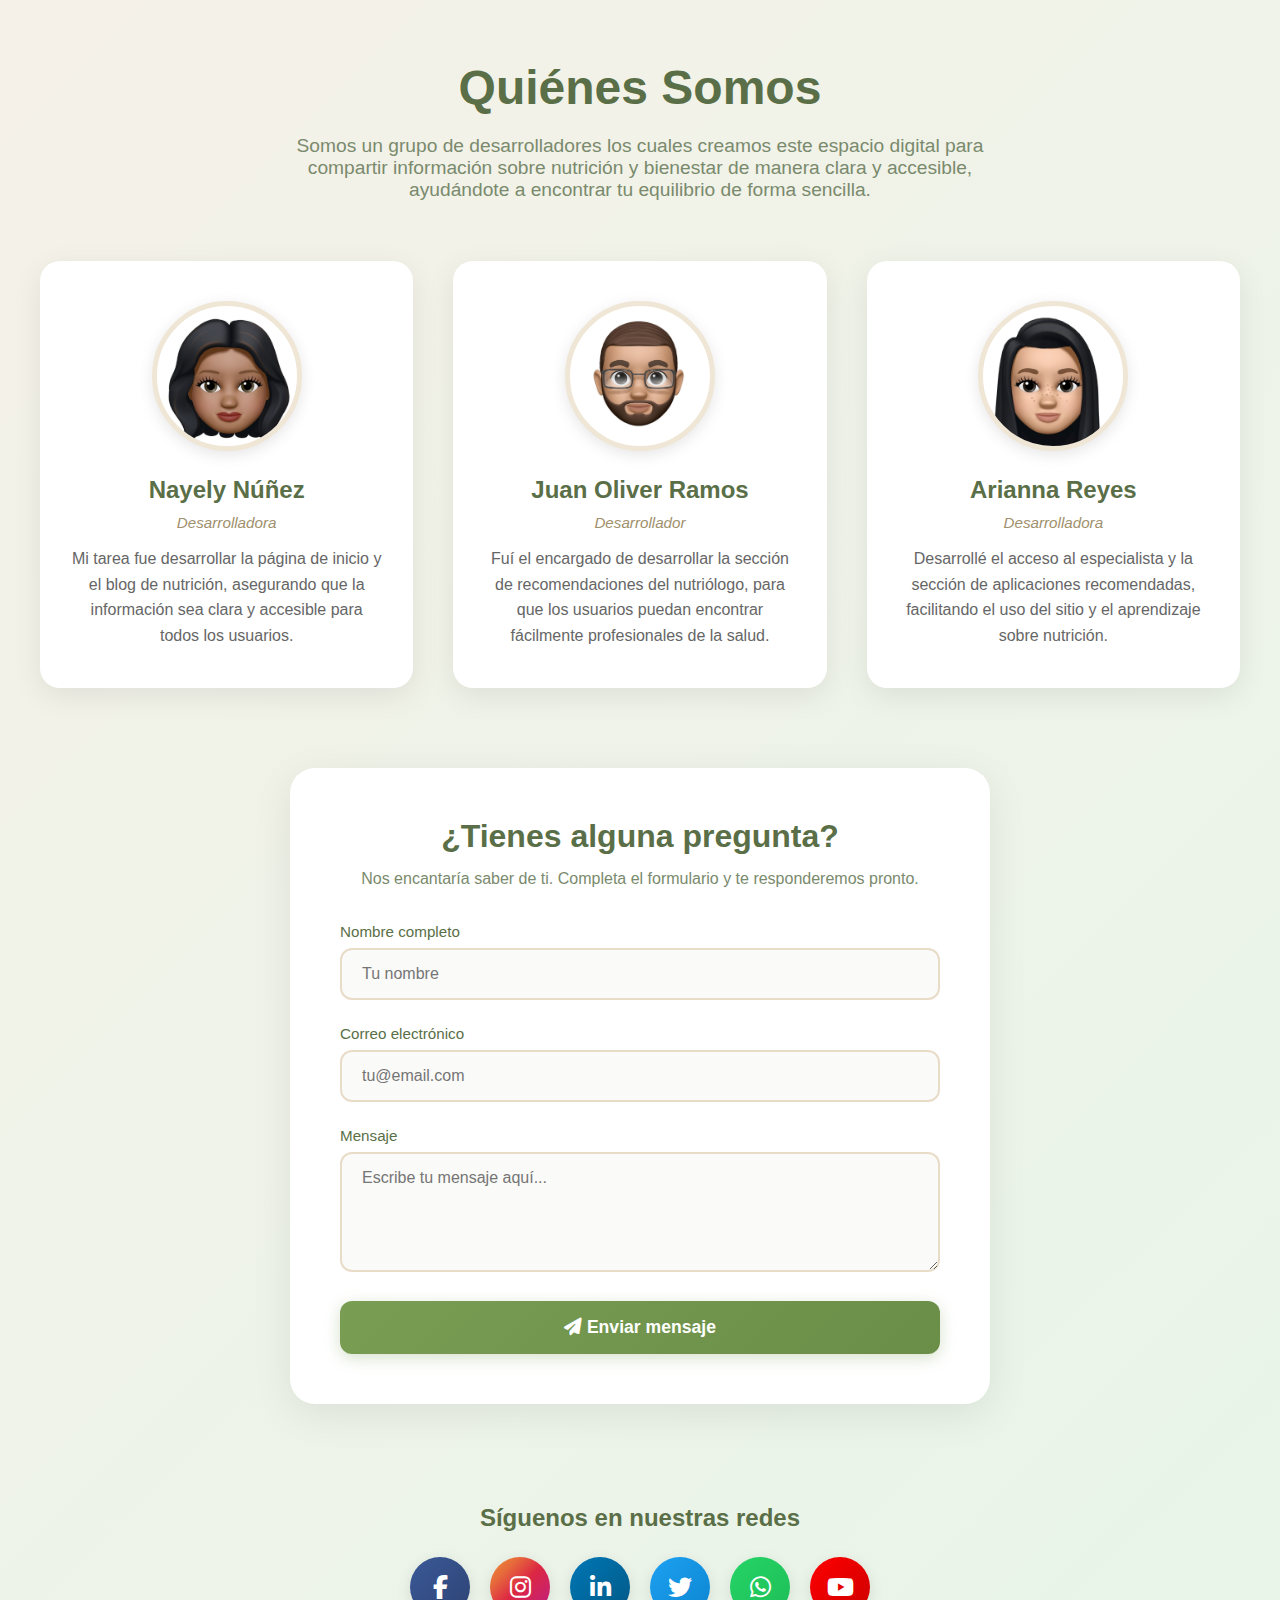
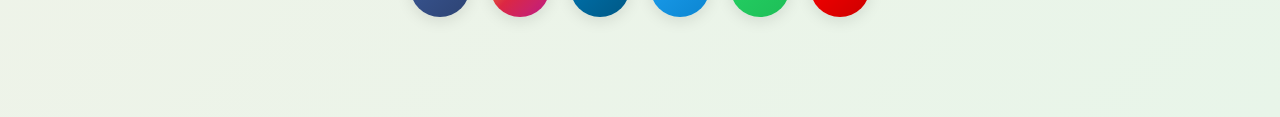
<file: conoceme.html>
<!DOCTYPE html>
<html lang="en">
<head>
    <meta charset="UTF-8">
    <meta name="viewport" content="width=device-width, initial-scale=1.0">
    <title>Conóceme - Bite & Balance</title>
    <link rel="stylesheet" href="https://cdnjs.cloudflare.com/ajax/libs/font-awesome/6.4.0/css/all.min.css">
    <link rel="stylesheet" href="styleco.css">
    <link rel="shortcut icon" href="IMAGENES/logo22.png" type="image/x-icon">
</head>
<body>
  

    <section class="conoceme-section" id="conoceme">
        <!-- Section Header -->
        <h1 class="section-title">Quiénes Somos</h1>
        <p class="section-subtitle">
            Somos un grupo de desarrolladores los cuales creamos este espacio digital para compartir información 
            sobre nutrición y bienestar de manera clara y accesible,
            ayudándote a encontrar tu equilibrio de forma sencilla.
        </p>
          

        <!-- Team Members -->
        <div class="team-container">
            <div class="team-card">
                <div class="profile-photo photo-1"></div>
                <h3 class="team-name">Nayely Núñez</h3>
                <p class="team-role">Desarrolladora</p>
                <p class="team-description">
                    Mi tarea fue desarrollar la página de inicio y el blog de nutrición, 
                    asegurando que la información sea clara y accesible para todos los usuarios.
                </p>
            </div>

            <div class="team-card">
                <div class="profile-photo photo-2"></div>
                <h3 class="team-name">Juan Oliver Ramos</h3>
                <p class="team-role">Desarrollador</p>
                <p class="team-description">
                    Fuí el encargado de desarrollar la sección de recomendaciones del nutriólogo,
                     para que los usuarios puedan encontrar fácilmente profesionales de la salud.
                </p>
            </div>

            <div class="team-card">
                <div class="profile-photo photo-3"></div>
                <h3 class="team-name">Arianna Reyes</h3>
                <p class="team-role">Desarrolladora</p>
                <p class="team-description">
                    Desarrollé el acceso al especialista y la sección de aplicaciones recomendadas, 
                    facilitando el uso del sitio y el aprendizaje sobre nutrición.
                </p>
            </div>
        </div>

        <!-- Contact Form -->
        <div class="contact-section">
            <h2 class="form-title">¿Tienes alguna pregunta?</h2>
            <p class="form-subtitle">Nos encantaría saber de ti. Completa el formulario y te responderemos pronto.</p>
            
            <form id="contactForm">
                <div class="form-group">
                    <label for="nombre">Nombre completo</label>
                    <input type="text" id="nombre" name="nombre" placeholder="Tu nombre" required>
                </div>

                <div class="form-group">
                    <label for="correo">Correo electrónico</label>
                    <input type="email" id="correo" name="correo" placeholder="tu@email.com" required>
                </div>

                <div class="form-group">
                    <label for="mensaje">Mensaje</label>
                    <textarea id="mensaje" name="mensaje" placeholder="Escribe tu mensaje aquí..." required></textarea>
                </div>

                <button type="submit" class="submit-button">
                    <i class="fas fa-paper-plane"></i> Enviar mensaje
                </button>
            </form>
        </div>

        <!-- Social Media -->
        <div class="social-section">
            <h3 class="social-title">Síguenos en nuestras redes</h3>
            <div class="social-icons">
                <a href="https://facebook.com" target="_blank" class="social-icon social-facebook" title="Facebook">
                    <i class="fab fa-facebook-f"></i>
                </a>
                <a href="https://www.instagram.com/nayely.nunezz/" target="_blank" class="social-icon social-instagram" title="Instagram">
                    <i class="fab fa-instagram"></i>
                </a>
                <a href="https://linkedin.com" target="_blank" class="social-icon social-linkedin" title="LinkedIn">
                    <i class="fab fa-linkedin-in"></i>
                </a>
                <a href="https://twitter.com" target="_blank" class="social-icon social-twitter" title="Twitter">
                    <i class="fab fa-twitter"></i>
                </a>
                <a href="https://wa.me/+18293495113" target="_blank" class="social-icon social-whatsapp" title="WhatsApp">
                    <i class="fab fa-whatsapp"></i>
                </a>
                <a href="https://youtube.com" target="_blank" class="social-icon social-youtube" title="YouTube">
                    <i class="fab fa-youtube"></i>
                </a>
            </div>
        </div>
    </section>
<script>
       
        document.getElementById('contactForm').addEventListener('submit', function(e) {
            e.preventDefault();
            
            const formData = new FormData(this);
            const submitButton = this.querySelector('.submit-button');
            const originalText = submitButton.innerHTML;
            
            
            submitButton.innerHTML = '<i class="fas fa-spinner fa-spin"></i> Enviando...';
            submitButton.disabled = true;
            
            
            fetch('enviar_contacto.php', {
                method: 'POST',
                body: formData
            })
            .then(response => response.json())
            .then(data => {
                if (data.success) {
                    alert('¡Mensaje enviado con éxito! Te responderemos pronto.');
                    this.reset();
                } else {
                    alert('Error: ' + data.message);
                }
            })
            .catch(error => {
                alert('Hubo un error al enviar el mensaje. Por favor intenta de nuevo.');
                console.error('Error:', error);
            })
            .finally(() => {
                submitButton.innerHTML = originalText;
                submitButton.disabled = false;
            });
        });
    </script>
</body>
</html>
</file>
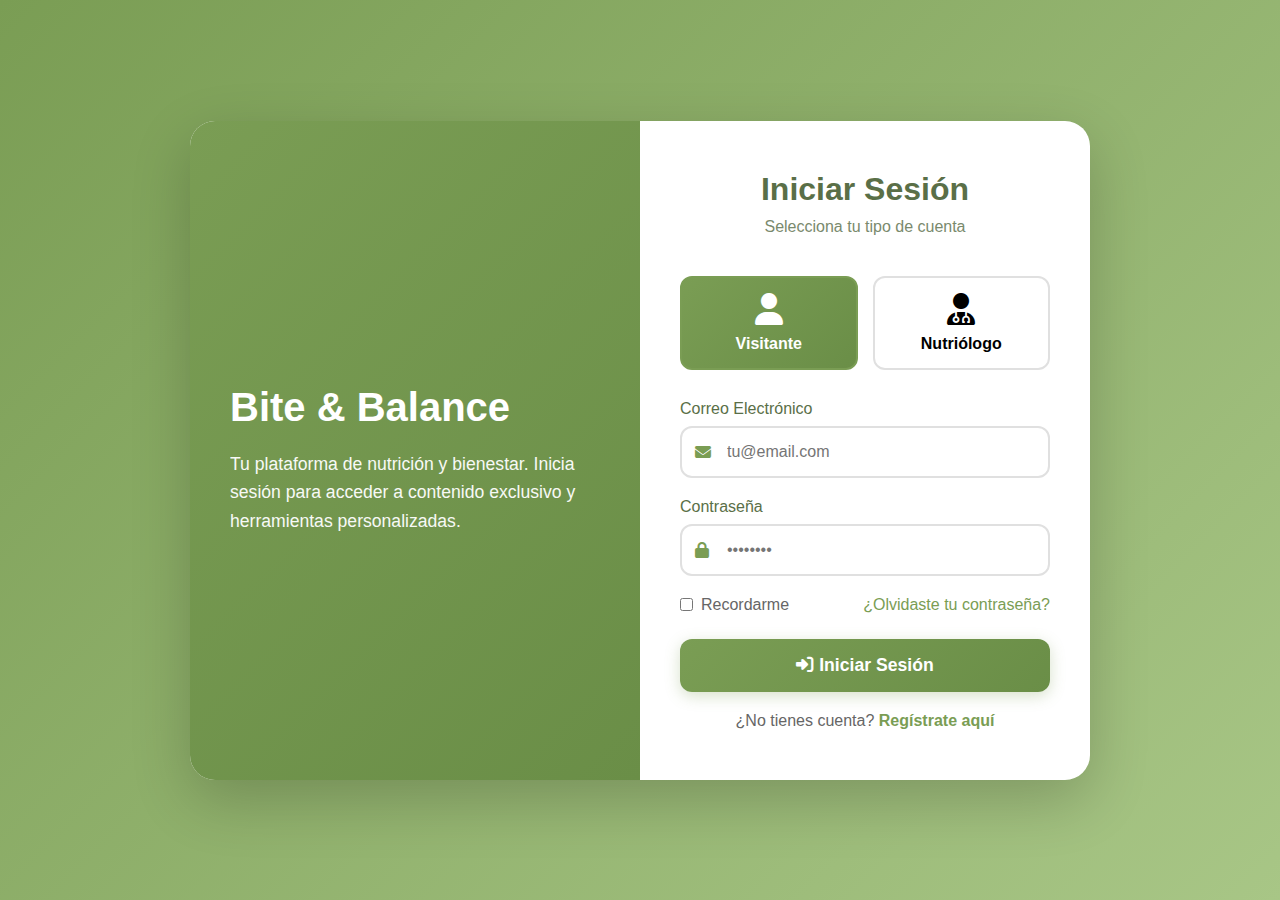
<file: BLOG/login.html>
<!DOCTYPE html>
<html lang="en">
<head>
    <meta charset="UTF-8">
    <meta name="viewport" content="width=device-width, initial-scale=1.0">
    <title>Iniciar Sesión - Bite & Balance</title>
    <link rel="stylesheet" href="https://cdnjs.cloudflare.com/ajax/libs/font-awesome/6.4.0/css/all.min.css">
    <link rel="stylesheet" href="estilo_login.css">
     <link rel="shortcut icon" href="IMAGENESb/logo22.png" type="image/x-icon">
</head>
<body>
     <div class="login-container">
        <div class="login-sidebar">
            <div class="logo"></div>
            <h1>Bite & Balance</h1>
            <p>Tu plataforma de nutrición y bienestar. Inicia sesión para acceder a contenido exclusivo y herramientas personalizadas.</p>
        </div>

        <div class="login-content">
            <div class="login-header">
                <h2>Iniciar Sesión</h2>
                <p>Selecciona tu tipo de cuenta</p>
            </div>

            <div id="errorMessage" class="error-message"></div>
            <div id="successMessage" class="success-message"></div>

            <form id="loginForm">
                <div class="user-type-selector">
                    <div class="user-type-btn active" data-type="visitante">
                        <i class="fas fa-user"></i>
                        <span>Visitante</span>
                    </div>
                    <div class="user-type-btn" data-type="nutriologo">
                        <i class="fas fa-user-md"></i>
                        <span>Nutriólogo</span>
                    </div>
                </div>

                <input type="hidden" id="userType" name="userType" value="visitante">

                <div class="form-group">
                    <label for="email">Correo Electrónico</label>
                    <div class="input-wrapper">
                        <i class="fas fa-envelope"></i>
                        <input type="email" id="email" name="email" placeholder="tu@email.com" required>
                    </div>
                </div>

                <div class="form-group">
                    <label for="password">Contraseña</label>
                    <div class="input-wrapper">
                        <i class="fas fa-lock"></i>
                        <input type="password" id="password" name="password" placeholder="••••••••" required>
                    </div>
                </div>

                <div class="remember-forgot">
                    <label>
                        <input type="checkbox" name="remember" id="remember">
                        Recordarme
                    </label>
                    <a href="#" id="forgotPassword">¿Olvidaste tu contraseña?</a>
                </div>

                <button type="submit" class="submit-btn">
                    <i class="fas fa-sign-in-alt"></i> Iniciar Sesión
                </button>

                <div class="register-link">
                    ¿No tienes cuenta? <a href="registro.html">Regístrate aquí</a>
                </div>
            </form>
        </div>
    </div>

    <script>
        
        const userTypeBtns = document.querySelectorAll('.user-type-btn');
        const userTypeInput = document.getElementById('userType');

        userTypeBtns.forEach(btn => {
            btn.addEventListener('click', () => {
                userTypeBtns.forEach(b => b.classList.remove('active'));
                btn.classList.add('active');
                userTypeInput.value = btn.dataset.type;
            });
        });

       
        const loginForm = document.getElementById('loginForm');
        const errorMessage = document.getElementById('errorMessage');
        const successMessage = document.getElementById('successMessage');

        loginForm.addEventListener('submit', async (e) => {
            e.preventDefault();

            errorMessage.style.display = 'none';
            successMessage.style.display = 'none';

            const formData = new FormData(loginForm);
            const submitBtn = loginForm.querySelector('.submit-btn');
            
            submitBtn.disabled = true;
            submitBtn.innerHTML = '<i class="fas fa-spinner fa-spin"></i> Iniciando...';

            try {
                const response = await fetch('procesar_login.php', {
                    method: 'POST',
                    body: formData
                });

                const data = await response.json();

                if (data.success) {
                    successMessage.textContent = '¡Inicio de sesión exitoso! Redirigiendo...';
                    successMessage.style.display = 'block';
                    
                    setTimeout(() => {
                        window.location.href = data.redirect;
                    }, 1000);
                } else {
                    errorMessage.textContent = data.message;
                    errorMessage.style.display = 'block';
                    submitBtn.disabled = false;
                    submitBtn.innerHTML = '<i class="fas fa-sign-in-alt"></i> Iniciar Sesión';
                }
            } catch (error) {
                errorMessage.textContent = 'Error de conexión. Por favor intenta de nuevo.';
                errorMessage.style.display = 'block';
                submitBtn.disabled = false;
                submitBtn.innerHTML = '<i class="fas fa-sign-in-alt"></i> Iniciar Sesión';
                console.error('Error:', error);
            }
        });

        
        document.getElementById('forgotPassword').addEventListener('click', (e) => {
            e.preventDefault();
            alert('Funcionalidad de recuperación de contraseña próximamente.');
        });
    </script>
</body>
</html>
</file>
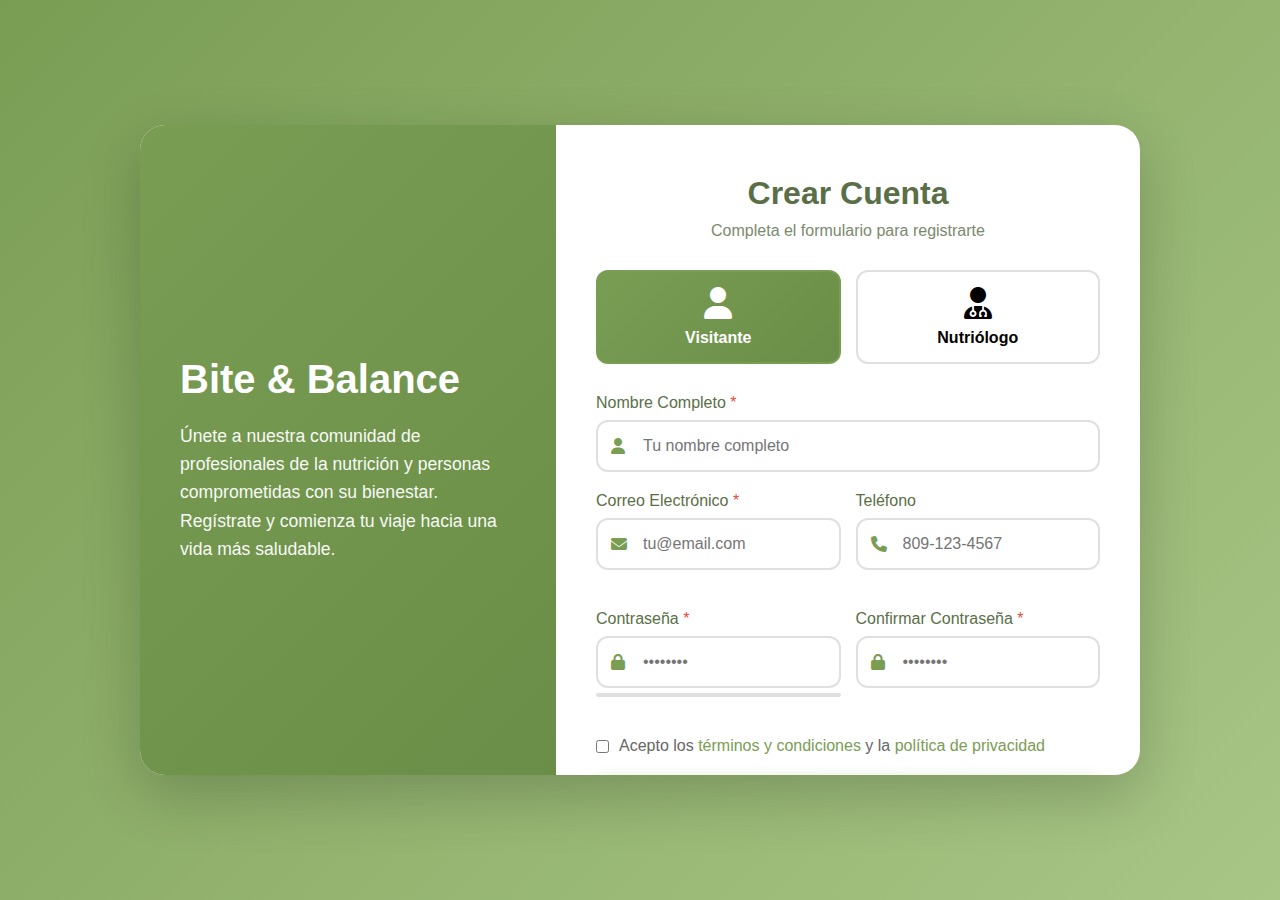
<file: BLOG/registro.html>
<!DOCTYPE html>
<html lang="es">
<head>
    <meta charset="UTF-8">
    <meta name="viewport" content="width=device-width, initial-scale=1.0">
    <title>Registro - Bite & Balance</title>
    <link rel="stylesheet" href="https://cdnjs.cloudflare.com/ajax/libs/font-awesome/6.4.0/css/all.min.css">
    <link rel="stylesheet" href="estiloregistro.css">
    <link rel="shortcut icon" href="IMAGENESb/logo22.png" type="image/x-icon">
</head>
<body>
    <div class="register-container">
        <div class="register-sidebar">
            <div class="logo"></div>
            <h1>Bite & Balance</h1>
            <p>Únete a nuestra comunidad de profesionales de la nutrición y personas comprometidas con su bienestar. Regístrate y comienza tu viaje hacia una vida más saludable.</p>
        </div>

        <div class="register-content">
            <div class="register-header">
                <h2>Crear Cuenta</h2>
                <p>Completa el formulario para registrarte</p>
            </div>

            <div id="errorMessage" class="error-message"></div>
            <div id="successMessage" class="success-message"></div>

            <form id="registerForm">
                <div class="user-type-selector">
                    <div class="user-type-btn active" data-type="visitante">
                        <i class="fas fa-user"></i>
                        <span>Visitante</span>
                    </div>
                    <div class="user-type-btn" data-type="nutriologo">
                        <i class="fas fa-user-md"></i>
                        <span>Nutriólogo</span>
                    </div>
                </div>

                <input type="hidden" id="userType" name="userType" value="visitante">

                
                <div class="form-group">
                    <label for="nombre">Nombre Completo <span class="required">*</span></label>
                    <div class="input-wrapper">
                        <i class="fas fa-user"></i>
                        <input type="text" id="nombre" name="nombre" placeholder="Tu nombre completo" required>
                    </div>
                </div>

                <div class="form-row">
                    <div class="form-group">
                        <label for="email">Correo Electrónico <span class="required">*</span></label>
                        <div class="input-wrapper">
                            <i class="fas fa-envelope"></i>
                            <input type="email" id="email" name="email" placeholder="tu@email.com" required>
                        </div>
                    </div>

                    <div class="form-group">
                        <label for="telefono">Teléfono</label>
                        <div class="input-wrapper">
                            <i class="fas fa-phone"></i>
                            <input type="tel" id="telefono" name="telefono" placeholder="809-123-4567">
                        </div>
                    </div>
                </div>

                <div class="form-row">
                    <div class="form-group">
                        <label for="password">Contraseña <span class="required">*</span></label>
                        <div class="input-wrapper">
                            <i class="fas fa-lock"></i>
                            <input type="password" id="password" name="password" placeholder="••••••••" required>
                        </div>
                        <div class="password-strength">
                            <div class="password-strength-bar" id="strengthBar"></div>
                        </div>
                    </div>

                    <div class="form-group">
                        <label for="confirm_password">Confirmar Contraseña <span class="required">*</span></label>
                        <div class="input-wrapper">
                            <i class="fas fa-lock"></i>
                            <input type="password" id="confirm_password" name="confirm_password" placeholder="••••••••" required>
                        </div>
                    </div>
                </div>

                <!-- campos que los nutriologos tienen adicional -->
                <div id="extraFields" class="extra-fields">
                    <div class="form-row">
                        <div class="form-group">
                            <label for="especialidad">Especialidad</label>
                            <div class="input-wrapper">
                                <i class="fas fa-stethoscope"></i>
                                <input type="text" id="especialidad" name="especialidad" placeholder="Ej: Nutrición Deportiva">
                            </div>
                        </div>

                        <div class="form-group">
                            <label for="cedula_profesional">Cédula Profesional <span class="required">*</span></label>
                            <div class="input-wrapper">
                                <i class="fas fa-id-card"></i>
                                <input type="text" id="cedula_profesional" name="cedula_profesional" placeholder="12345678">
                            </div>
                        </div>
                    </div>

                    <div class="form-group full-width">
                        <label for="bio">Biografía</label>
                        <textarea id="bio" name="bio" placeholder="Cuéntanos sobre tu experiencia y formación profesional..." style="padding: 15px;"></textarea>
                    </div>
                </div>

                <div class="checkbox-group">
                    <input type="checkbox" id="terms" name="terms" required>
                    <label for="terms">
                        Acepto los <a href="#" target="_blank">términos y condiciones</a> y la <a href="#" target="_blank">política de privacidad</a>
                    </label>
                </div>

                <button type="submit" class="submit-btn">
                    <i class="fas fa-user-plus"></i> Crear Cuenta
                </button>

                <div class="login-link">
                    ¿Ya tienes cuenta? <a href="login.html">Inicia sesión aquí</a>
                </div>
            </form>
        </div>
    </div>

    <script>
        // seleccionar el tipo de usuario
        const userTypeBtns = document.querySelectorAll('.user-type-btn');
        const userTypeInput = document.getElementById('userType');
        const extraFields = document.getElementById('extraFields');
        const cedulaField = document.getElementById('cedula_profesional');

        userTypeBtns.forEach(btn => {
            btn.addEventListener('click', () => {
                userTypeBtns.forEach(b => b.classList.remove('active'));
                btn.classList.add('active');
                const type = btn.dataset.type;
                userTypeInput.value = type;
                
                if (type === 'nutriologo') {
                    extraFields.classList.add('active');
                    cedulaField.required = true;
                } else {
                    extraFields.classList.remove('active');
                    cedulaField.required = false;
                }
            });
        });

        // ver que tan fuerte es la contraseña
        const passwordInput = document.getElementById('password');
        const strengthBar = document.getElementById('strengthBar');

        passwordInput.addEventListener('input', function() {
            const password = this.value;
            let strength = 0;

            if (password.length >= 8) strength++;
            if (password.match(/[a-z]/) && password.match(/[A-Z]/)) strength++;
            if (password.match(/\d/)) strength++;
            if (password.match(/[^a-zA-Z\d]/)) strength++;

            strengthBar.className = 'password-strength-bar';
            
            if (strength <= 1) {
                strengthBar.classList.add('strength-weak');
            } else if (strength <= 3) {
                strengthBar.classList.add('strength-medium');
            } else {
                strengthBar.classList.add('strength-strong');
            }
        });

        // Manejo del formulario
        const registerForm = document.getElementById('registerForm');
        const errorMessage = document.getElementById('errorMessage');
        const successMessage = document.getElementById('successMessage');

        registerForm.addEventListener('submit', async (e) => {
            e.preventDefault();

            errorMessage.style.display = 'none';
            successMessage.style.display = 'none';

            // validar que las contraseñas coincidan
            const password = document.getElementById('password').value;
            const confirmPassword = document.getElementById('confirm_password').value;

            if (password !== confirmPassword) {
                errorMessage.textContent = 'Las contraseñas no coinciden';
                errorMessage.style.display = 'block';
                return;
            }

            // ver la logitud de la contraseña
            if (password.length < 8) {
                errorMessage.textContent = 'La contraseña debe tener al menos 8 caracteres';
                errorMessage.style.display = 'block';
                return;
            }

            const formData = new FormData(registerForm);
            const submitBtn = registerForm.querySelector('.submit-btn');
            
            submitBtn.disabled = true;
            submitBtn.innerHTML = '<i class="fas fa-spinner fa-spin"></i> Creando cuenta...';

            try {
                const response = await fetch('procesar_registro.php', {
                    method: 'POST',
                    body: formData
                });

                const data = await response.json();

                if (data.success) {
                    successMessage.textContent = data.message;
                    successMessage.style.display = 'block';
                    registerForm.reset();
                    
                    setTimeout(() => {
                        window.location.href = 'login.html';
                    }, 2000);
                } else {
                    errorMessage.textContent = data.message;
                    errorMessage.style.display = 'block';
                    submitBtn.disabled = false;
                    submitBtn.innerHTML = '<i class="fas fa-user-plus"></i> Crear Cuenta';
                }
            } catch (error) {
                errorMessage.textContent = 'Error de conexión. Por favor intenta de nuevo.';
                errorMessage.style.display = 'block';
                submitBtn.disabled = false;
                submitBtn.innerHTML = '<i class="fas fa-user-plus"></i> Crear Cuenta';
                console.error('Error:', error);
            }
        });
    </script>
</body>
</html>
</file>
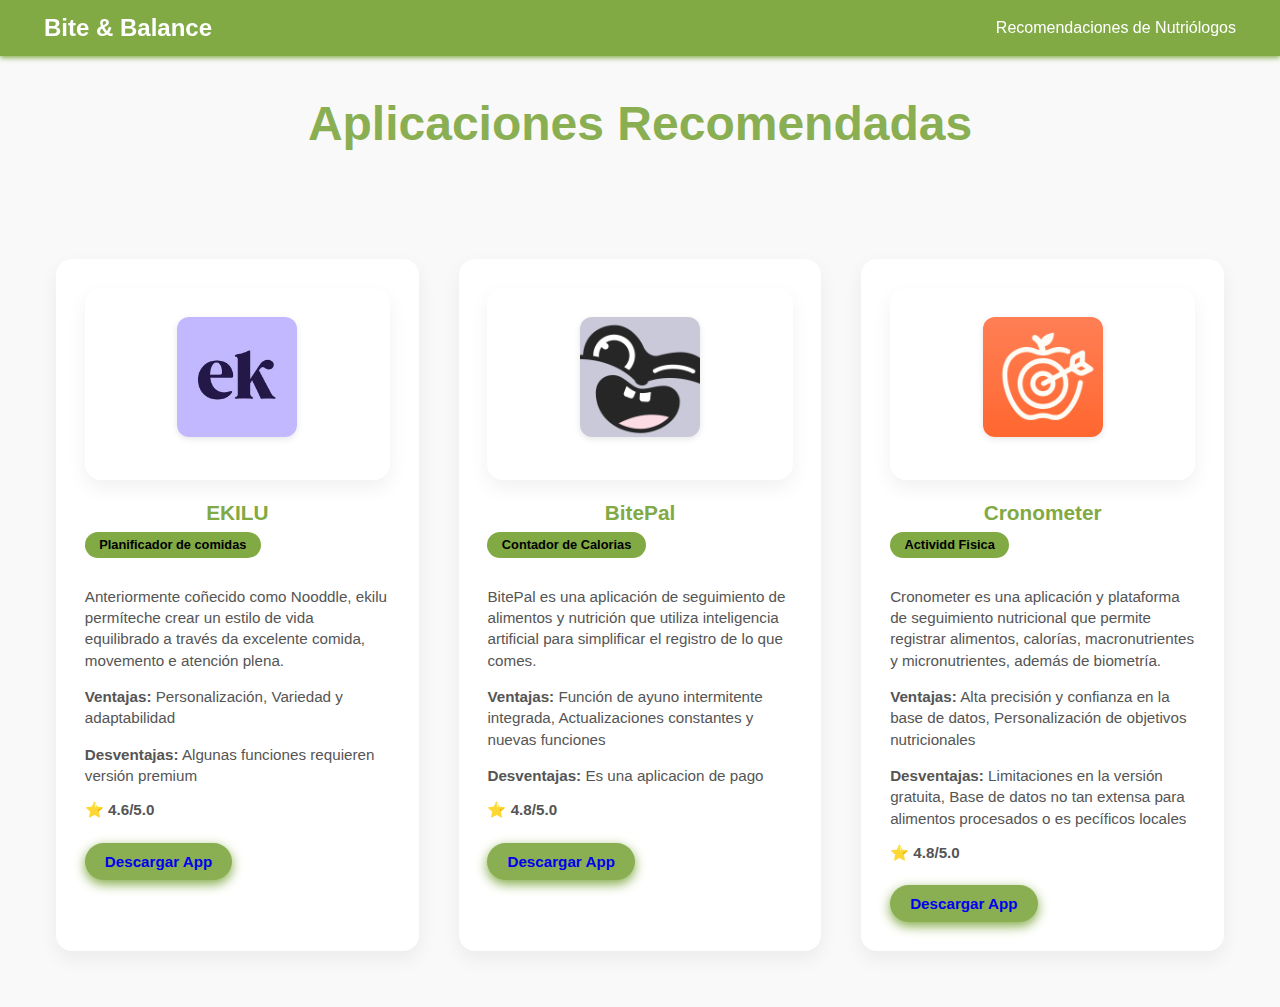
<file: emplopro/app.html>
<!DOCTYPE html>
<html lang="en">
<head>
    <meta charset="UTF-8">
    <meta name="viewport" content="width=device-width, initial-scale=1.0">
    <title>Apps Recomendadas</title>
    <link rel="stylesheet" href="app.css">
    <link rel="shortcut icon" href="../IMAGENESb/logo22.png" type="image/x-icon">
</head>
<body>

<header>
  <div class="nav-container">
    <h3 class="logo">Bite & Balance</h3>
    <nav>
      <ul class="nav-links">
        
        <li><a href="../BLOG/nutriologos.php">Recomendaciones de Nutriólogos</a></li>
        
      </ul>
    </nav>
  </div>
</header>

        <h1 class="section-title">Aplicaciones Recomendadas</h1>

 <section id="apps" class="section active">
    <div class="container">
        <div class="cards-grid" id="appCards">
            
                <div class="card ekilu-card">
                <div class="app-icon"></div>
                <div>
                    <h3>EKILU</h3>
                    <span class="tag">Planificador de comidas</span>
                    <p>Anteriormente coñecido como Nooddle, ekilu permíteche crear un estilo de
                    vida equilibrado a través da excelente comida, movemento e atención plena.</p>
                    <p><strong>Ventajas:</strong> Personalización, Variedad y adaptabilidad</p>
                    <p><strong>Desventajas:</strong> Algunas funciones requieren versión premium</p>
                    <p class="rating">⭐ 4.6/5.0</p>
                    <a href="https://www.ekilu.com" class="contact-btn" target="_blank">Descargar App</a>
                </div>
            </div>
            <div class="card bitepal-card">
                <div class="app-icon"><img src="ImgAPP/BitePal.png" alt=""></div>
                
                <div>
                    <h3>BitePal</h3>
                    <span class="tag">Actividad Física</span>
                    <p>BitePal es una aplicación de seguimiento de alimentos y nutrición que 
                    utiliza inteligencia artificial para simplificar el registro de lo que comes.</p>
                    <p><strong>Ventajas:</strong> Función de ayuno intermitente integrada,  Actualizaciones constantes y nuevas funciones</p>
                    <p><strong>Desventajas:</strong> Es una aplicacion de pago</p>
                    <p class="rating">⭐ 4.8/5.0</p>
                    <a href="https://bitepal.app" class="contact-btn" target="_blank">Descargar App</a>
                </div>
            </div>
            <div class="card cronometer-card"><img src="ImgAPP/cronometer.png" alt=""></div>
                <div>
                    <h3>Cronometer</h3>
                    <span class="tag">Actividad Fisica</span>
                    <p>Cronometer es una aplicación y plataforma de seguimiento nutricional 
                    que permite registrar alimentos, calorías, macronutrientes y micronutrientes, además de biometría.</p>
                    <p><strong>Ventajas:</strong> Alta precisión y confianza en la base de datos, Personalización de objetivos nutricionales </p>
                    <p><strong>Desventajas:</strong> Limitaciones en la versión gratuita, Base de datos no tan extensa para alimentos procesados o es
                    pecíficos locales</p>
                    <p class="rating">⭐ 4.8/5.0</p>
                    <a href="https://cronometer.com" class="contact-btn" target="_blank">Descargar App</a>
                </div>
            </div>
        </div>
    </div>
</section>

    <script src="app.js"></script>
</body>
</html>
</file>
<file: styleco.css>
* {
            margin: 0;
            padding: 0;
            box-sizing: border-box;
        }

        body {
            font-family: 'Segoe UI', Tahoma, Geneva, Verdana, sans-serif;
            background: linear-gradient(135deg, #f5f1e8 0%, #e8f5e9 100%);
            padding: 60px 20px;
        }

        .conoceme-section {
            max-width: 1200px;
            margin: 0 auto;
        }

        .section-title {
            text-align: center;
            font-size: 3rem;
            color: #5a6f47;
            margin-bottom: 20px;
            font-weight: 700;
        }

        .section-subtitle {
            text-align: center;
            font-size: 1.2rem;
            color: #7a8a6d;
            margin-bottom: 60px;
            max-width: 700px;
            margin-left: auto;
            margin-right: auto;
        }

        /* Team Section */
        .team-container {
            display: grid;
            grid-template-columns: repeat(auto-fit, minmax(300px, 1fr));
            gap: 40px;
            margin-bottom: 80px;
        }

        .team-card {
            background: white;
            border-radius: 20px;
            padding: 40px 30px;
            text-align: center;
            box-shadow: 0 8px 30px rgba(0,0,0,0.08);
            transition: transform 0.3s, box-shadow 0.3s;
        }

        .team-card:hover {
            transform: translateY(-10px);
            box-shadow: 0 12px 40px rgba(0,0,0,0.12);
        }

        
        .profile-photo {
            width: 150px;
            height: 150px;
            border-radius: 50%;
            margin: 0 auto 25px;
            background-size: cover;
            background-position: center;
            background-color: #e8dcc8;
            border: 5px solid #f0e6d6;
            box-shadow: 0 4px 15px rgba(0,0,0,0.1);
        }

        .photo-1 {
            background-image: url('IMAGENES/nayely.jpg');
        }

        .photo-2 {
            background-image: url('IMAGENES/oliver.jpg');
        }

        .photo-3 {
            background-image: url('IMAGENES/arianna.jpg');
        }

        .team-name {
            font-size: 1.5rem;
            color: #5a6f47;
            margin-bottom: 10px;
            font-weight: 600;
        }

        .team-role {
            font-size: 0.95rem;
            color: #a0906d;
            margin-bottom: 15px;
            font-style: italic;
        }

        .team-description {
            font-size: 1rem;
            color: #666;
            line-height: 1.6;
        }

        /* Contact Form Section */
        .contact-section {
            background: white;
            border-radius: 25px;
            padding: 50px;
            box-shadow: 0 10px 40px rgba(0,0,0,0.08);
            margin-bottom: 60px;
            max-width: 700px;
            margin-left: auto;
            margin-right: auto;
        }

        .form-title {
            text-align: center;
            font-size: 2rem;
            color: #5a6f47;
            margin-bottom: 15px;
            font-weight: 600;
        }

        .form-subtitle {
            text-align: center;
            color: #7a8a6d;
            margin-bottom: 35px;
        }

        .form-group {
            margin-bottom: 25px;
        }

        .form-group label {
            display: block;
            font-size: 0.95rem;
            color: #5a6f47;
            margin-bottom: 8px;
            font-weight: 500;
        }

        .form-group input,
        .form-group textarea {
            width: 100%;
            padding: 15px 20px;
            border: 2px solid #e8dcc8;
            border-radius: 12px;
            font-size: 1rem;
            font-family: inherit;
            transition: border-color 0.3s, box-shadow 0.3s;
            background: #fafaf8;
        }

        .form-group input:focus,
        .form-group textarea:focus {
            outline: none;
            border-color: #a0906d;
            box-shadow: 0 0 0 4px rgba(160, 144, 109, 0.1);
        }

        .form-group textarea {
            resize: vertical;
            min-height: 120px;
        }

        .submit-button {
            width: 100%;
            padding: 16px;
            background: linear-gradient(135deg, #7a9d54 0%, #6a8e47 100%);
            color: white;
            border: none;
            border-radius: 12px;
            font-size: 1.1rem;
            font-weight: 600;
            cursor: pointer;
            transition: transform 0.3s, box-shadow 0.3s;
            box-shadow: 0 4px 15px rgba(122, 157, 84, 0.3);
        }

        .submit-button:hover {
            transform: translateY(-2px);
            box-shadow: 0 6px 20px rgba(122, 157, 84, 0.4);
        }

        .submit-button:active {
            transform: translateY(0);
        }

        /* Social Media Section */
        .social-section {
            text-align: center;
            padding: 40px 20px;
        }

        .social-title {
            font-size: 1.5rem;
            color: #5a6f47;
            margin-bottom: 25px;
            font-weight: 600;
        }

        .social-icons {
            display: flex;
            justify-content: center;
            gap: 20px;
            flex-wrap: wrap;
        }

        .social-icon {
            width: 60px;
            height: 60px;
            border-radius: 50%;
            display: flex;
            align-items: center;
            justify-content: center;
            font-size: 1.5rem;
            color: white;
            text-decoration: none;
            transition: transform 0.3s, box-shadow 0.3s;
            box-shadow: 0 4px 15px rgba(0,0,0,0.1);
        }

        .social-icon:hover {
            transform: translateY(-5px) scale(1.1);
            box-shadow: 0 6px 20px rgba(0,0,0,0.15);
        }

        .social-facebook {
            background: linear-gradient(135deg, #3b5998 0%, #2d4373 100%);
        }

        .social-instagram {
            background: linear-gradient(135deg, #f09433 0%, #e6683c 25%, #dc2743 50%, #cc2366 75%, #bc1888 100%);
        }

        .social-linkedin {
            background: linear-gradient(135deg, #0077b5 0%, #005885 100%);
        }

        .social-twitter {
            background: linear-gradient(135deg, #1da1f2 0%, #0c85d0 100%);
        }

        .social-whatsapp {
            background: linear-gradient(135deg, #25d366 0%, #1ebe57 100%);
        }

        .social-youtube {
            background: linear-gradient(135deg, #ff0000 0%, #cc0000 100%);
        }

        /* Responsive Design */
        @media (max-width: 768px) {
            .section-title {
                font-size: 2.2rem;
            }

            .section-subtitle {
                font-size: 1rem;
                margin-bottom: 40px;
            }

            .team-container {
                grid-template-columns: 1fr;
                gap: 30px;
                margin-bottom: 60px;
            }

            .team-card {
                padding: 30px 20px;
            }

            .profile-photo {
                width: 120px;
                height: 120px;
            }

            .contact-section {
                padding: 35px 25px;
                margin-bottom: 50px;
            }

            .form-title {
                font-size: 1.6rem;
            }

            .social-icon {
                width: 55px;
                height: 55px;
                font-size: 1.3rem;
            }
        }

        @media (max-width: 480px) {
            body {
                padding: 40px 15px;
            }

            .section-title {
                font-size: 1.8rem;
            }

            .contact-section {
                padding: 25px 20px;
            }

            .form-group input,
            .form-group textarea {
                padding: 12px 15px;
            }

            .social-icons {
                gap: 15px;
            }

            .social-icon {
                width: 50px;
                height: 50px;
                font-size: 1.2rem;
            }
        }
</file>
<file: BLOG/estilo_login.css>
* {
            margin: 0;
            padding: 0;
            box-sizing: border-box;
        }

        body {
            font-family: 'Segoe UI', Tahoma, Geneva, Verdana, sans-serif;
            background: linear-gradient(135deg, #7a9d54 0%, #a8c686 100%);
            min-height: 100vh;
            display: flex;
            align-items: center;
            justify-content: center;
            padding: 20px;
        }

        .login-container {
            background: white;
            border-radius: 25px;
            box-shadow: 0 20px 60px rgba(0,0,0,0.2);
            overflow: hidden;
            max-width: 900px;
            width: 100%;
            display: flex;
            min-height: 550px;
        }

        .login-sidebar {
            background: linear-gradient(135deg, #7a9d54 0%, #6a8e47 100%);
            padding: 50px 40px;
            color: white;
            flex: 1;
            display: flex;
            flex-direction: column;
            justify-content: center;
        }

        .login-sidebar h1 {
            font-size: 2.5rem;
            margin-bottom: 20px;
        }

        .login-sidebar p {
            font-size: 1.1rem;
            line-height: 1.6;
            opacity: 0.95;
        }

        .login-sidebar .logo {
            font-size: 3rem;
            margin-bottom: 20px;
        }

        .login-content {
            flex: 1;
            padding: 50px 40px;
            display: flex;
            flex-direction: column;
            justify-content: center;
        }

        .login-header {
            text-align: center;
            margin-bottom: 40px;
        }

        .login-header h2 {
            font-size: 2rem;
            color: #5a6f47;
            margin-bottom: 10px;
        }

        .login-header p {
            color: #7a8a6d;
        }

        .user-type-selector {
            display: flex;
            gap: 15px;
            margin-bottom: 30px;
        }

        .user-type-btn {
            flex: 1;
            padding: 15px;
            border: 2px solid #e0e0e0;
            background: white;
            border-radius: 12px;
            cursor: pointer;
            transition: all 0.3s;
            text-align: center;
        }

        .user-type-btn:hover {
            border-color: #7a9d54;
            background: #f5f9f3;
        }

        .user-type-btn.active {
            border-color: #7a9d54;
            background: linear-gradient(135deg, #7a9d54 0%, #6a8e47 100%);
            color: white;
        }

        .user-type-btn i {
            display: block;
            font-size: 2rem;
            margin-bottom: 10px;
        }

        .user-type-btn span {
            font-weight: 600;
        }

        .form-group {
            margin-bottom: 20px;
        }

        .form-group label {
            display: block;
            margin-bottom: 8px;
            color: #5a6f47;
            font-weight: 500;
        }

        .input-wrapper {
            position: relative;
        }

        .input-wrapper i {
            position: absolute;
            left: 15px;
            top: 50%;
            transform: translateY(-50%);
            color: #7a9d54;
        }

        .form-group input {
            width: 100%;
            padding: 15px 15px 15px 45px;
            border: 2px solid #e0e0e0;
            border-radius: 12px;
            font-size: 1rem;
            transition: border-color 0.3s;
        }

        .form-group input:focus {
            outline: none;
            border-color: #7a9d54;
        }

        .remember-forgot {
            display: flex;
            justify-content: space-between;
            align-items: center;
            margin-bottom: 25px;
        }

        .remember-forgot label {
            display: flex;
            align-items: center;
            gap: 8px;
            cursor: pointer;
            color: #666;
        }

        .remember-forgot a {
            color: #7a9d54;
            text-decoration: none;
            font-weight: 500;
        }

        .remember-forgot a:hover {
            text-decoration: underline;
        }

        .submit-btn {
            width: 100%;
            padding: 16px;
            background: linear-gradient(135deg, #7a9d54 0%, #6a8e47 100%);
            color: white;
            border: none;
            border-radius: 12px;
            font-size: 1.1rem;
            font-weight: 600;
            cursor: pointer;
            transition: transform 0.3s, box-shadow 0.3s;
            box-shadow: 0 4px 15px rgba(122, 157, 84, 0.3);
        }

        .submit-btn:hover {
            transform: translateY(-2px);
            box-shadow: 0 6px 20px rgba(122, 157, 84, 0.4);
        }

        .submit-btn:disabled {
            opacity: 0.6;
            cursor: not-allowed;
        }

        .register-link {
            text-align: center;
            margin-top: 20px;
            color: #666;
        }

        .register-link a {
            color: #7a9d54;
            text-decoration: none;
            font-weight: 600;
        }

        .register-link a:hover {
            text-decoration: underline;
        }

        .error-message {
            background: #fee;
            border: 1px solid #fcc;
            color: #c33;
            padding: 12px;
            border-radius: 8px;
            margin-bottom: 20px;
            display: none;
        }

        .success-message {
            background: #efe;
            border: 1px solid #cfc;
            color: #3c3;
            padding: 12px;
            border-radius: 8px;
            margin-bottom: 20px;
            display: none;
        }

        @media (max-width: 768px) {
            .login-container {
                flex-direction: column;
            }

            .login-sidebar {
                padding: 30px 25px;
                text-align: center;
            }

            .login-sidebar h1 {
                font-size: 2rem;
            }

            .login-content {
                padding: 30px 25px;
            }

            .user-type-selector {
                flex-direction: column;
            }
        }
</file>
<file: BLOG/estiloregistro.css>
* {
            margin: 0;
            padding: 0;
            box-sizing: border-box;
        }

        body {
            font-family: 'Segoe UI', Tahoma, Geneva, Verdana, sans-serif;
            background: linear-gradient(135deg, #7a9d54 0%, #a8c686 100%);
            min-height: 100vh;
            display: flex;
            align-items: center;
            justify-content: center;
            padding: 20px;
        }

        .register-container {
            background: white;
            border-radius: 25px;
            box-shadow: 0 20px 60px rgba(0,0,0,0.2);
            overflow: hidden;
            max-width: 1000px;
            width: 100%;
            display: flex;
            min-height: 650px;
        }

        .register-sidebar {
            background: linear-gradient(135deg, #7a9d54 0%, #6a8e47 100%);
            padding: 50px 40px;
            color: white;
            flex: 1;
            display: flex;
            flex-direction: column;
            justify-content: center;
        }

        .register-sidebar h1 {
            font-size: 2.5rem;
            margin-bottom: 20px;
        }

        .register-sidebar p {
            font-size: 1.1rem;
            line-height: 1.6;
            opacity: 0.95;
        }

        .register-sidebar .logo {
            font-size: 3rem;
            margin-bottom: 20px;
        }

        .register-content {
            flex: 1.5;
            padding: 50px 40px;
            overflow-y: auto;
            max-height: 650px;
        }

        .register-header {
            text-align: center;
            margin-bottom: 30px;
        }

        .register-header h2 {
            font-size: 2rem;
            color: #5a6f47;
            margin-bottom: 10px;
        }

        .register-header p {
            color: #7a8a6d;
        }

        .user-type-selector {
            display: flex;
            gap: 15px;
            margin-bottom: 30px;
        }

        .user-type-btn {
            flex: 1;
            padding: 15px;
            border: 2px solid #e0e0e0;
            background: white;
            border-radius: 12px;
            cursor: pointer;
            transition: all 0.3s;
            text-align: center;
        }

        .user-type-btn:hover {
            border-color: #7a9d54;
            background: #f5f9f3;
        }

        .user-type-btn.active {
            border-color: #7a9d54;
            background: linear-gradient(135deg, #7a9d54 0%, #6a8e47 100%);
            color: white;
        }

        .user-type-btn i {
            display: block;
            font-size: 2rem;
            margin-bottom: 10px;
        }

        .user-type-btn span {
            font-weight: 600;
        }

        .form-row {
            display: grid;
            grid-template-columns: 1fr 1fr;
            gap: 15px;
            margin-bottom: 20px;
        }

        .form-group {
            margin-bottom: 20px;
        }

        .form-group.full-width {
            grid-column: 1 / -1;
        }

        .form-group label {
            display: block;
            margin-bottom: 8px;
            color: #5a6f47;
            font-weight: 500;
        }

        .form-group label .required {
            color: #e74c3c;
        }

        .input-wrapper {
            position: relative;
        }

        .input-wrapper i {
            position: absolute;
            left: 15px;
            top: 50%;
            transform: translateY(-50%);
            color: #7a9d54;
        }

        .form-group input,
        .form-group textarea,
        .form-group select {
            width: 100%;
            padding: 15px 15px 15px 45px;
            border: 2px solid #e0e0e0;
            border-radius: 12px;
            font-size: 1rem;
            transition: border-color 0.3s;
            font-family: inherit;
        }

        .form-group textarea {
            resize: vertical;
            min-height: 100px;
        }

        .form-group input:focus,
        .form-group textarea:focus,
        .form-group select:focus {
            outline: none;
            border-color: #7a9d54;
        }

        .extra-fields {
            display: none;
            animation: fadeIn 0.3s;
        }

        .extra-fields.active {
            display: block;
        }

        @keyframes fadeIn {
            from { opacity: 0; transform: translateY(-10px); }
            to { opacity: 1; transform: translateY(0); }
        }

        .password-strength {
            height: 4px;
            background: #e0e0e0;
            border-radius: 2px;
            margin-top: 5px;
            overflow: hidden;
        }

        .password-strength-bar {
            height: 100%;
            width: 0;
            transition: all 0.3s;
        }

        .strength-weak { width: 33%; background: #e74c3c; }
        .strength-medium { width: 66%; background: #f39c12; }
        .strength-strong { width: 100%; background: #27ae60; }

        .checkbox-group {
            display: flex;
            align-items: start;
            gap: 10px;
            margin-bottom: 20px;
        }

        .checkbox-group input[type="checkbox"] {
            width: auto;
            margin-top: 3px;
        }

        .checkbox-group label {
            color: #666;
            font-weight: normal;
            margin: 0;
        }

        .checkbox-group a {
            color: #7a9d54;
            text-decoration: none;
        }

        .checkbox-group a:hover {
            text-decoration: underline;
        }

        .submit-btn {
            width: 100%;
            padding: 16px;
            background: linear-gradient(135deg, #7a9d54 0%, #6a8e47 100%);
            color: white;
            border: none;
            border-radius: 12px;
            font-size: 1.1rem;
            font-weight: 600;
            cursor: pointer;
            transition: transform 0.3s, box-shadow 0.3s;
            box-shadow: 0 4px 15px rgba(122, 157, 84, 0.3);
        }

        .submit-btn:hover {
            transform: translateY(-2px);
            box-shadow: 0 6px 20px rgba(122, 157, 84, 0.4);
        }

        .submit-btn:disabled {
            opacity: 0.6;
            cursor: not-allowed;
        }

        .login-link {
            text-align: center;
            margin-top: 20px;
            color: #666;
        }

        .login-link a {
            color: #7a9d54;
            text-decoration: none;
            font-weight: 600;
        }

        .login-link a:hover {
            text-decoration: underline;
        }

        .error-message {
            background: #fee;
            border: 1px solid #fcc;
            color: #c33;
            padding: 12px;
            border-radius: 8px;
            margin-bottom: 20px;
            display: none;
        }

        .success-message {
            background: #efe;
            border: 1px solid #cfc;
            color: #3c3;
            padding: 12px;
            border-radius: 8px;
            margin-bottom: 20px;
            display: none;
        }

        @media (max-width: 768px) {
            .register-container {
                flex-direction: column;
            }

            .register-sidebar {
                padding: 30px 25px;
                text-align: center;
            }

            .register-sidebar h1 {
                font-size: 2rem;
            }

            .register-content {
                padding: 30px 25px;
            }

            .form-row {
                grid-template-columns: 1fr;
            }

            .user-type-selector {
                flex-direction: column;
            }
        }
</file>
<file: emplopro/app.css>
.section-title {
    font-family: Arial, Helvetica, sans-serif;
    text-align: center;
    font-size: 3em;
    color: #8aaf52;
    margin-top: 40px;
    margin-bottom: 20px;
    font-weight: bold;
}
body {
    font-family: Arial, sans-serif;
    background-color: #f9f9f9;
    margin: 0;
    padding: 0;
}

/* CARTAS APP */
.BitePal-card img {
  width: 120px;
  height: 120px;
  object-fit: cover;          
  display: block;
  margin: 0 auto 15px auto;   
  border-radius: 12px;        
  box-shadow: 0 2px 6px rgba(0,0,0,0.1); 
}
.ekilu-card img {
  width: 120px;
  height: 120px;
  object-fit: cover;          
  display: block;
  margin: 0 auto 15px auto;   
  border-radius: 12px;        
  box-shadow: 0 2px 6px rgba(0,0,0,0.1); 
}
.cronometer-card img {
  width: 120px;
  height: 120px;
  object-fit: cover;          
  display: block;
  margin: 0 auto 15px auto;   
  border-radius: 12px;        
  box-shadow: 0 2px 6px rgba(0,0,0,0.1); 
}

header {
  background: #81a944;
  color: white;
  padding: 14px ;
  box-shadow: 0 2px 5px rgba(138, 175, 82);
  position: sticky;
  top: 0;
  z-index: 1000;
  font-family: Arial, Helvetica, sans-serif;
}

.nav-container {
  max-width: 1200px;
  margin: 0 auto;
  padding: 0 30px;
  display: flex;
  justify-content: space-between;
  align-items: center;
}


.container {
    display: flex;
    flex-wrap: wrap;
    justify-content: center;
    gap: 20px;
    padding: 40px;
}


.nav-links {
  list-style: none;
  display: flex;
  gap: 25px;
  margin: 0;
  padding: 0;
}


.nav-links li a {
  color: white;
  text-decoration: none;
  font-size: 16px;
  font-weight: 500;
  transition: color 0.3s;
}

/* Logo */
.logo {
  font-size: 24px;
  font-weight: bold;
  margin: 0;
}

.logo img {
  height: 30px;
  margin-right: 10px;
}

/* Navegación */
nav ul {
  list-style: none;
  display: flex;
  margin: 0;
  padding: 0;
}

nav ul li {
  margin-left: 25px;
}

nav ul li a {
  color: white;
  text-decoration: none;
  font-weight: 500;
  font-size: 14px;
  transition: color 0.3s ease;
}

nav ul li a:hover {
  color: #cfcfff; /* color más claro al pasar mouse */
}

h2{
      color: white;
}

/* apps.css - Versión con más estilo y detalles visuales */

.cards-grid {
    display: grid;
    grid-template-columns: repeat(auto-fit, minmax(320px, 1fr));
    gap: 2.5rem;
    margin-top: 2rem;
    padding: 1rem;
}

/* Tarjeta de app */
.card {
    font-family: 'Arial', sans-serif;
    background: white;
    border-radius: 16px;
    padding: 1.8rem;
    box-shadow: 0 8px 20px rgba(0, 0, 0, 0.06);
    transition: transform 0.3s ease, box-shadow 0.3s ease;
    overflow: hidden;
    position: relative;
}

.card:hover {
    transform: translateY(-6px);
    box-shadow: 0 12px 28px rgba(0, 0, 0, 0.1);
}

.app-card {
    display: flex;
    gap: 1.5rem;
    align-items: flex-start;
}


.card h3 {
     text-align: center;
    color: #81a944;
    margin-bottom: 0.4rem;
    font-size: 1.3rem;
}

.tag {
    display: inline-block;
    background: #81a944;
    color: black;
    padding: 0.35rem 0.9rem;
    border-radius: 999px;
    font-size: 0.8rem;
    font-weight: 600;
    margin-bottom: 0.8rem;
}


.card p {
    font-size: 0.95rem;
    color: #555;
    margin-bottom: 0.4rem;
    line-height: 1.4;
}


.card p strong {
    color: 333;
}


.rating {
    color: #cbd9b3;
    font-weight: bold;
    margin-top: 0.8rem;
    font-size: 1rem;
}

.contact-btn {
    display: inline-block;
    text-decoration: none; 
    margin-top: 1rem;
    background: #8aaf52;
    color: #185, 205, 152;
    padding: 10px 20px;
    border: none;
    border-radius: 25px;
    font-size: 0.95rem;
    font-weight: bold;
    cursor: pointer;
    box-shadow: 0 4px 12px rgba(129, 169, 68);
    transition: background 0.3s, transform 0.2s;
}

.contact-btn:hover {
    background: #cbd9b3;
    transform: translateY(-2px);
}


@keyframes fadeInUp {
    from {
        opacity: 0;
        transform: translateY(30px);
    }
    to {
        opacity: 1;
        transform: translateY(0);
    }
}
</file>
